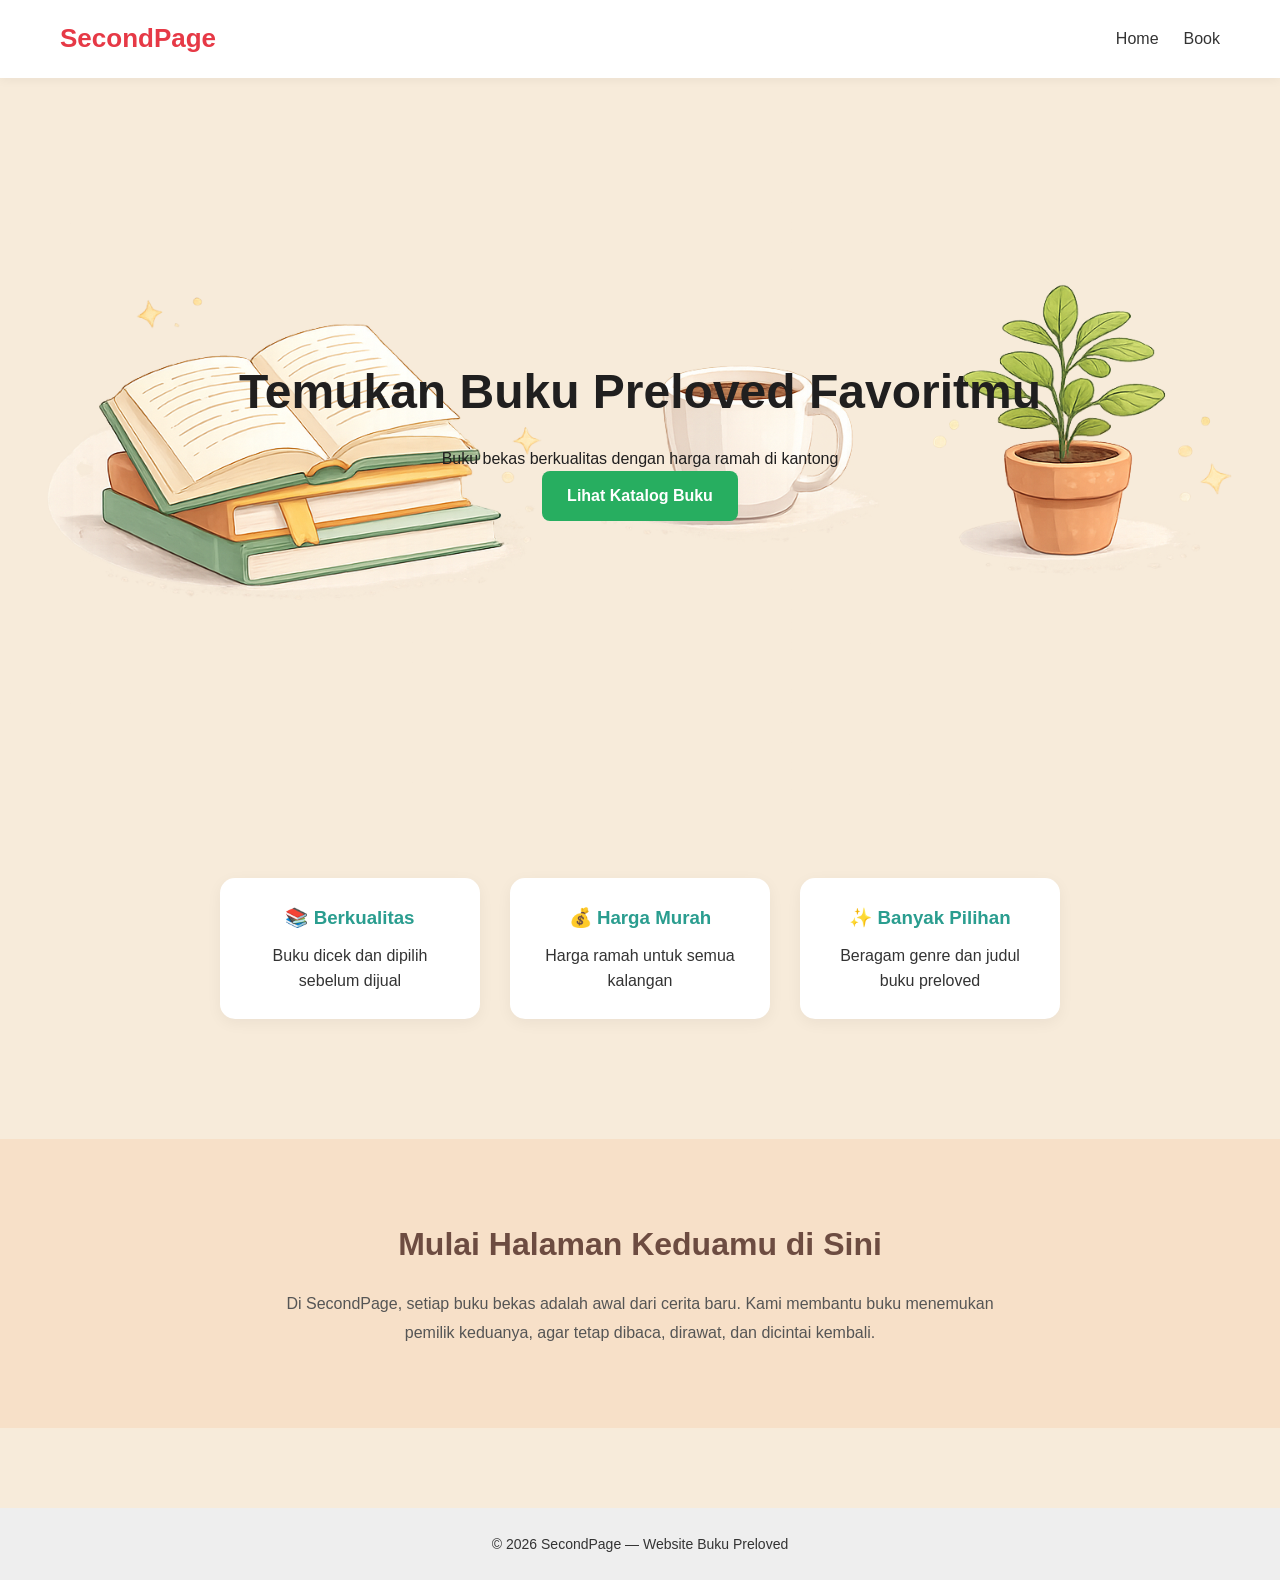
<file: index.html>
<!DOCTYPE html>
<html lang="id">
<head>
  <meta charset="UTF-8">
  <title>SecondPage - Book</title>
  <link rel="stylesheet" href="style.css">
</head>
<body>
</head>

<body>

  <!-- NAVBAR -->
   <nav>
    <div class="logo">SecondPage</div>
    <ul>
      <li><a href="index.html">Home</a></li>
      <li><a href="katalog.html">Book</a></li>
    </ul>
  </nav>


  <!-- HERO -->
  <section class="hero">
    <h1>Temukan Buku Preloved Favoritmu</h1>
    <p>Buku bekas berkualitas dengan harga ramah di kantong</p>
    <a href="katalog.html" class="btn">Lihat Katalog Buku</a>
  </section>

  <!-- FITUR -->
  <section class="features">
    <div class="card">
      <h3>📚 Berkualitas</h3>
      <p>Buku dicek dan dipilih sebelum dijual</p>
    </div>

    <div class="card">
      <h3>💰 Harga Murah</h3>
      <p>Harga ramah untuk semua kalangan</p>
    </div>

    <div class="card">
      <h3>✨ Banyak Pilihan</h3>
      <p>Beragam genre dan judul buku preloved</p>
    </div>
  </section>

  <!-- FILOSOFI -->
  <section class="philosophy">
    <h2>Mulai Halaman Keduamu di Sini</h2>
    <p>
      Di SecondPage, setiap buku bekas adalah awal dari cerita baru.
      Kami membantu buku menemukan pemilik keduanya,
      agar tetap dibaca, dirawat, dan dicintai kembali.
    </p>
  </section>

  <!-- FOOTER -->
  <footer>
    © 2026 SecondPage — Website Buku Preloved
  </footer>

</body>
</html>
</file>
<file: style.css>
/* =========================================
   1. GLOBAL STYLES (Berlaku di Semua Halaman)
   ========================================= */
* {
  margin: 0;
  padding: 0;
  box-sizing: border-box;
  font-family: 'Poppins', sans-serif;
}

body {
  background: #f7ebda;
  color: #333;
  line-height: 1.6;
}

/* NAVBAR */
nav {
  display: flex;
  justify-content: space-between;
  align-items: center;
  padding: 18px 60px;
  background: white;
  box-shadow: 0 2px 10px rgba(0,0,0,0.05);
  position: sticky;
  top: 0;
  z-index: 1000;
}

.logo {
  font-size: 26px;
  font-weight: 700;
  color: #e63946;
}

nav ul {
  list-style: none;
  display: flex;
  gap: 25px;
}

nav a {
  text-decoration: none;
  color: #333;
  font-weight: 500;
  transition: 0.3s;
}

nav a:hover {
  color: #27ae60;
}

/* TOMBOL UMUM */
.btn {
  display: inline-block;
  padding: 12px 25px;
  background: #27ae60;
  color: white;
  text-decoration: none;
  border-radius: 8px;
  font-weight: 600;
  transition: 0.3s;
  border: none;
  cursor: pointer;
}

.btn:hover {
  background: #27ae60;
  transform: translateY(-2px);
}
/* ===== FOOTER ===== */
footer {
  margin-top: 80px;
  padding: 25px;
  text-align: center;
  font-size: 14px;
  background: #eee;
}
/* =========================================
   2. HOME PAGE (Hanya untuk home.html)
   ========================================= */
.hero {
  min-height: 80vh;
  background: url("gmbr/hal.1.png");
  background-size: cover;
  background-position: center;
  display: flex;
  flex-direction: column;
  justify-content: center;
  align-items: center;
  text-align: center;
  color: rgb(32, 31, 31);
  padding: 60px 20px;
}

.hero h1 {
  font-size: 3rem;
  margin-bottom: 15px;
}

.features {
  display: flex;
  justify-content: center;
  gap: 30px;
  padding: 80px 60px;
  flex-wrap: wrap;
}

.features .card {
  background: white;
  padding: 25px;
  width: 260px;
  border-radius: 15px;
  text-align: center;
  box-shadow: 0 4px 15px rgba(0,0,0,0.05);
  transition: 0.3s;
}
 .card:hover {
  transform: translateY(-6px);
}

.card h3 {
  margin-bottom: 10px;
  color: #2a9d8f;
}
.philosophy {
  margin-top: 40px;
  padding: 80px 20px;
  background: #f7e0c8;
  text-align: center;
}

.philosophy h2 {
  font-size: 32px;
  margin-bottom: 20px;
  color: #6d4c41;
}

.philosophy p {
  max-width: 750px;
  margin: auto;
  line-height: 1.8;
  color: #555;
}
/* =========================================
   3. KATALOG PAGE (Hanya untuk katalog.html)
   ========================================= */
.mini-hero {
  padding: 60px 20px;
  text-align: center;
  background: #fff;
  margin-bottom: 40px;
}

.product-container {
  display: grid;
  grid-template-columns: repeat(auto-fill, minmax(250px, 1fr));
  gap: 30px;
  padding: 0 60px 80px;
}

.product-card {
  background: white;
  padding: 20px;
  border-radius: 15px;
  text-align: center;
  box-shadow: 0 5px 15px rgba(0,0,0,0.05);
  transition: 0.3s;
}

.product-card:hover {
  transform: translateY(-10px);
}

.product-card img {
  width: 100%;
  height: 300px;
  object-fit: cover;
  border-radius: 10px;
  margin-bottom: 15px;
}

/* =========================================
   4. DETAIL PAGE (Hanya untuk detail.html)
   ========================================= */
.detail-wrapper {
  padding: 60px 20px;
  display: flex;
  justify-content: center;
}

.detail-card {
  display: grid;
  grid-template-columns: 1fr 1fr;
  gap: 40px;
  background: white;
  max-width: 1000px;
  width: 100%;
  padding: 40px;
  border-radius: 25px;
  position: relative; /* KUNCI UNTUK TOMBOL SILANG */
  box-shadow: 0 15px 40px rgba(0,0,0,0.1);
  align-items: start;
}
.detail-img img {
  width: 100%;
  max-height: 420px;   /* Batas tinggi agar tidak terlalu panjang ke bawah */
  object-fit: cover;   /* Menjaga foto tetap stabil */
  border-radius: 15px;
}
/* TOMBOL SILANG (BACK) */
.btn-back {
  position: absolute;
  top: 20px;
  right: 25px;
  background: #eee;
  border: none;
  width: 40px;
  height: 40px;
  border-radius: 50%;
  font-size: 20px;
  cursor: pointer;
  display: flex;
  align-items: center;
  justify-content: center;
  transition: 0.3s;
  color: #333;
  z-index: 10;
}

.btn-back:hover {
  background: #e63946;
  color: white;
  transform: rotate(90deg);
}

.detail-img img {
  width: 100%;
  border-radius: 15px;
  object-fit: cover;
}

.thumbs {
  display: flex;
  gap: 15px;
  margin-top: 15px;
}

.thumbs img {
  width: 80px;
  height: 80px;
  cursor: pointer;
  border: 2px solid transparent;
  transition: 0.3s;
}

.thumbs img:hover {
  border-color:#27ae60;
}

.detail-info h1 {
  font-size: 32px;
  margin-bottom: 10px;
}

.detail-info .harga {
  font-size: 24px;
  color:#27ae60;;
  font-weight: 700;
  margin-bottom: 20px;
}

/* RESPONSIVE */
@media (max-width: 850px) {
  .detail-card {
    grid-template-columns: 1fr;
  }
  
  nav {
    padding: 18px 20px;
  }
  
  .product-container {
    padding: 0 20px 40px;
  }
}
</file>
